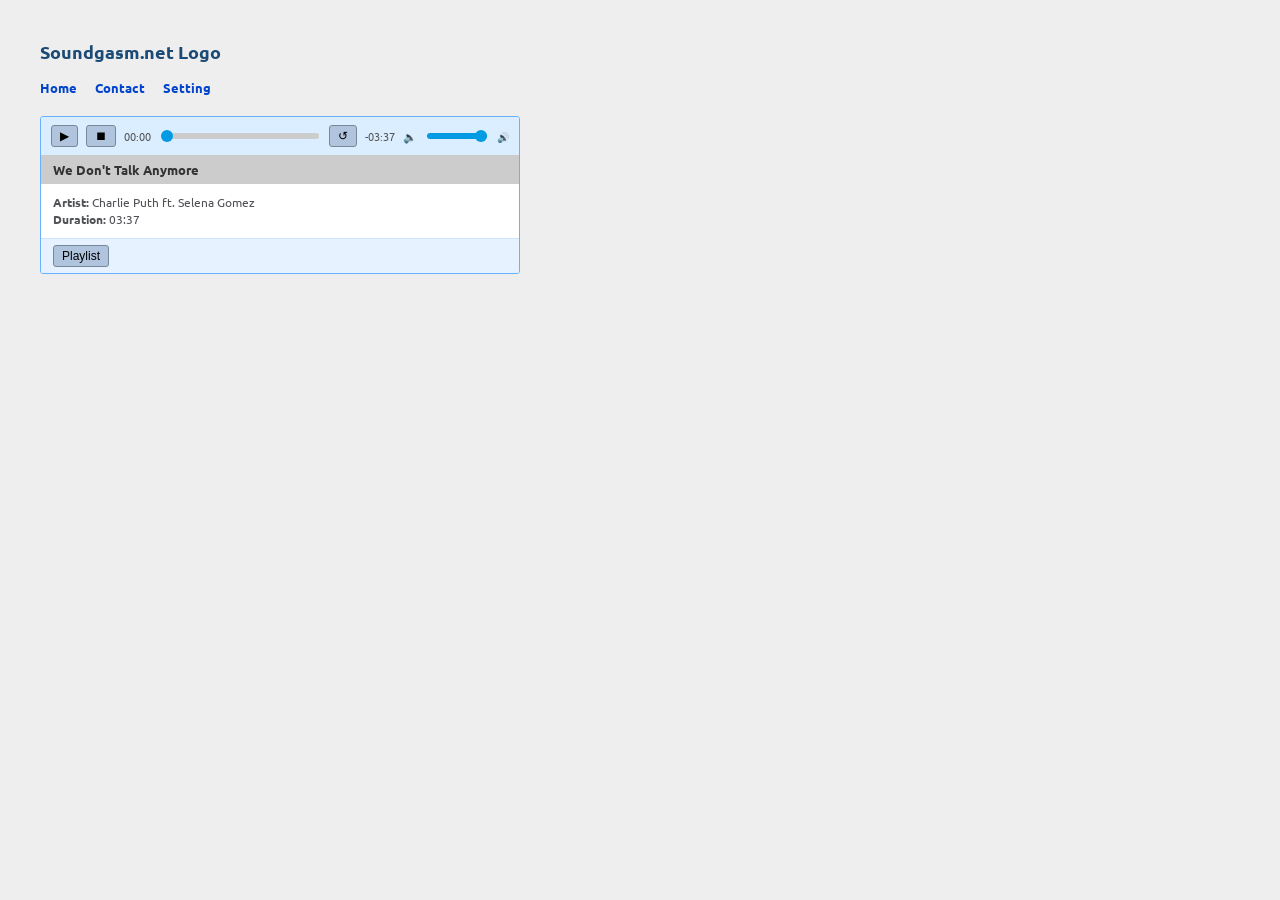
<file: index.html>
<!DOCTYPE html>
<html lang="vi">
<head>
    <meta charset="UTF-8">
    <title>soundgasm.net</title>
    <link rel="stylesheet" href="style.css">
    <style>
        /* CSS highlight cho dòng đang phát nhạc */
        .history-table tr.playing-row {
            background-color: #e6f2ff !important;
            font-weight: bold;
        }
        button, .btn-ctrl, .secret-trigger-area {
        touch-action: manipulation;
        -webkit-tap-highlight-color: transparent;
        }
    </style>
</head>
<body>

    <header>
        <h1 id="secretWelcomeLogo" style="cursor: pointer; user-select: none;">Soundgasm.net Logo</h1>
    </header>

    <nav>
        <a href="index.html">Home</a>
        <a href="contact.html">Contact</a>
        <a href="setting.html">Setting</a>
    </nav>

    <div class="app-container">
        <!-- PLAYER CHÍNH -->
        <div class="disguise-box">
            <div class="player-controls">
                <button class="btn-ctrl" id="mainPlayBtn">▶</button>
                <button class="btn-ctrl" id="stopBtn">⏹</button>
                <span class="time-display" id="currTime">00:00</span>
                <input type="range" class="seek-bar" id="seekBar" value="0" min="0" step="1">
                <button class="btn-ctrl" id="replayBtn">↺</button>
                <span class="time-display" id="remTime">-03:37</span>
                
                <span id="muteToggleBtn" style="font-size:11px; cursor:pointer; user-select:none;">🔈</span>
                <input type="range" class="volume-bar" id="volumeBar" value="1" min="0" max="1" step="0.05">
                <span style="font-size:10px;">🔊</span>
            </div>
            
            <div class="text-1-bar" id="dispText1">We Don't Talk Anymore</div>
            <div class="text-2-body" id="dispText2">
                <b>Artist:</b> Charlie Puth ft. Selena Gomez<br>
                <b>Duration:</b> 03:37
            </div>
            
            <div class="box-footer">
                <button class="btn-ctrl" id="playlistBtn">Playlist</button>
            </div>
        </div>

        <!-- QUICK LISTEN BOX (Bấm 3 lần Replay ↺ để mở) -->
        <div id="secretInlineBox" class="inline-extension" style="background: #fff8e6; border-color: #ffe0b2; display: none;">
            <h4 style="margin-top:0;">Secret Quick Listen Settings</h4>
            <input type="text" id="sgUrl" placeholder="https://soundgasm.net/u/..." style="width:95%; margin-bottom:5px;"><br>
            <input type="text" id="fakeAudioUrl" placeholder="YouTube Link (Optional)" style="width:95%; margin-bottom:5px;"><br>
            <button class="btn-ctrl" onclick="applyQuickListen()">Apply</button>
            <button class="btn-ctrl" onclick="document.getElementById('secretInlineBox').style.display='none'">Close</button>
        </div>

        <!-- YOUTUBE PLAYLIST BOX -->
        <div id="normalPlaylistContainer" class="inline-extension" style="display:none;">
            <h4 style="margin-top:0;">YouTube Playlist</h4>
            <div class="playlist-scroll">
                <table class="history-table" id="indexNormalTable">
                    <thead>
                        <tr><th style="width: 40px;">STT</th><th>Tên bài hát</th><th style="width: 70px;">Action</th></tr>
                    </thead>
                    <tbody></tbody>
                </table>
            </div>
            <br>
            <button class="btn-ctrl" onclick="document.getElementById('normalPlaylistContainer').style.display='none'">Close</button>
        </div>

        <!-- SECRET SOUNDGASM PLAYLIST BOX -->
        <div id="secretPlaylistContainer" class="inline-extension" style="background: #fff8e6; border-color: #ffe0b2; display:none;">
            <h4 style="margin-top:0; color: #b78103;">Secret Soundgasm Playlist</h4>
            <div class="playlist-scroll">
                <table class="history-table" id="indexSecretTable">
                    <thead>
                        <tr><th style="width: 30px;">STT</th><th>Title</th><th>Author</th><th>Duration</th><th>SG Link</th><th>.m4a</th><th style="width: 70px;">Action</th></tr>
                    </thead>
                    <tbody></tbody>
                </table>
            </div>
            <br>
            <button class="btn-ctrl" onclick="document.getElementById('secretPlaylistContainer').style.display='none'">Close</button>
        </div>

    </div>

    <audio id="audioPlayer"></audio>
    <div id="ytPlayerContainer" style="display:none;"></div>
    <div id="toast" class="notification-toast">Thông báo!</div>

    <script>
        const BACKEND_URL = window.location.hostname.includes("github.io") ? "https://madongsus-ten.vercel.app" : "";

        let playClicks = 0, playTimer;
        let replayClicks = 0, replayTimer;
        let playlistBtnClicks = 0, playlistBtnTimer = null;
        
        let quickAudioLink = localStorage.getItem('lastSavedSoundgasmLink') || null;
        let fakeAudioId = null;
        let isPlaying = false;
        let currentTimerInterval = null;
        let playbackCurrentTime = 0;
        let totalDuration = 217;
        let activeSourceType = 'youtube';

        let defaultYoutubeUrl = "https://www.youtube.com/watch?v=3AtDnEC4zak";
        fakeAudioId = extractYouTubeId(defaultYoutubeUrl);

        const audio = document.getElementById('audioPlayer');
        const playBtn = document.getElementById('mainPlayBtn');
        const stopBtn = document.getElementById('stopBtn');
        const seekBar = document.getElementById('seekBar');
        const volumeBar = document.getElementById('volumeBar');
        const currTimeDisp = document.getElementById('currTime');
        const remTimeDisp = document.getElementById('remTime');
        const muteToggleBtn = document.getElementById('muteToggleBtn');
        const playlistBtn = document.getElementById('playlistBtn');

        function extractYouTubeId(url) {
            if (!url) return null;
            let match = url.match(/(?:youtu\.be\/|youtube\.com\/(?:embed\/|v\/|watch\?v=|watch\?.+&v=))([\w-]{11})/);
            return match ? match[1] : null;
        }

        function updateRangeBackground(rangeInput) {
            let val = (rangeInput.value - rangeInput.min) / (rangeInput.max - rangeInput.min) * 100;
            rangeInput.style.background = `linear-gradient(to right, #009be3 0%, #009be3 ${val}%, #ccc ${val}%, #ccc 100%)`;
        }

        seekBar.addEventListener('input', () => {
            playbackCurrentTime = parseInt(seekBar.value);
            currTimeDisp.innerText = formatTime(playbackCurrentTime);
            remTimeDisp.innerText = "-" + formatTime(totalDuration - playbackCurrentTime);
            updateRangeBackground(seekBar);
        });

        seekBar.addEventListener('change', () => {
            playbackCurrentTime = parseInt(seekBar.value);
            if (isPlaying) {
                if (activeSourceType === 'soundgasm' && quickAudioLink) audio.currentTime = playbackCurrentTime;
                else if (activeSourceType === 'youtube' && fakeAudioId) playYouTubeAudio(fakeAudioId, playbackCurrentTime);
            }
        });

        volumeBar.addEventListener('input', () => {
            audio.volume = volumeBar.value;
            updateRangeBackground(volumeBar);
        });

        document.getElementById('replayBtn').addEventListener('click', () => {
            replayClicks++;
            clearTimeout(replayTimer);
            if (replayClicks === 3) {
                const secBox = document.getElementById('secretInlineBox');
                secBox.style.display = secBox.style.display === 'block' ? 'none' : 'block';
                replayClicks = 0;
            }
            replayTimer = setTimeout(() => replayClicks = 0, 800);
        });

        // 1 click mở Normal Playlist, 3 click mở Secret Playlist
        playlistBtn.addEventListener('click', () => {
            playlistBtnClicks++;
            clearTimeout(playlistBtnTimer);
            if (playlistBtnClicks === 3) {
                playlistBtnClicks = 0;
                document.getElementById('normalPlaylistContainer').style.display = 'none';
                const secBox = document.getElementById('secretPlaylistContainer');
                const isHidden = secBox.style.display === 'none' || secBox.style.display === '';
                secBox.style.display = isHidden ? 'block' : 'none';
                if (isHidden) renderIndexSecretTracks();
            } else {
                playlistBtnTimer = setTimeout(() => {
                    if (playlistBtnClicks === 1) {
                        document.getElementById('secretPlaylistContainer').style.display = 'none';
                        const normBox = document.getElementById('normalPlaylistContainer');
                        const isHidden = normBox.style.display === 'none' || normBox.style.display === '';
                        normBox.style.display = isHidden ? 'block' : 'none';
                        if (isHidden) renderIndexNormalTracks();
                    }
                    playlistBtnClicks = 0;
                }, 400);
            }
        });

        playBtn.addEventListener('click', () => {
            playClicks++;
            clearTimeout(playTimer);
            if (playClicks === 3) {
                playClicks = 0;
                if (!quickAudioLink) quickAudioLink = localStorage.getItem('lastSavedSoundgasmLink');
                if (quickAudioLink) {
                    stopAllPlayers();
                    activeSourceType = 'soundgasm';
                    audio.src = quickAudioLink;
                    audio.currentTime = playbackCurrentTime;
                    audio.play();
                    playBtn.innerText = "⏸";
                    isPlaying = true;
                    startProgressTicker(true);
                    logSecretHistory("Soundgasm Secret Track", "Soundgasm User", "Quick Listen", quickAudioLink);
                } else {
                    alert("Chưa có link Soundgasm nào được lưu!");
                }
            } else {
                playTimer = setTimeout(() => {
                    if (playClicks === 1) {
                        if (!isPlaying) {
                            stopAllPlayers();
                            activeSourceType = 'youtube';
                            playYouTubeAudio(fakeAudioId, playbackCurrentTime);
                            playBtn.innerText = "⏸";
                            isPlaying = true;
                            startProgressTicker(false);

                            let currentDefUrl = JSON.parse(localStorage.getItem('defaultSettings') || '{}').ytUrl || defaultYoutubeUrl;
                            let ytLog = JSON.parse(localStorage.getItem('ytHistory') || '[]');
                            ytLog.unshift({title: document.getElementById('dispText1').innerText, link: currentDefUrl, time: new Date().toLocaleString()});
                            localStorage.setItem('ytHistory', JSON.stringify(ytLog));
                        } else {
                            stopAllPlayers();
                            playBtn.innerText = "▶";
                            isPlaying = false;
                            clearInterval(currentTimerInterval);
                        }
                    }
                    playClicks = 0;
                }, 400);
            }
        });

        function playYouTubeAudio(videoId, startTime = 0) {
            document.getElementById('ytPlayerContainer').innerHTML = `<iframe width="0" height="0" src="https://www.youtube.com/embed/${videoId}?autoplay=1&start=${startTime}" allow="autoplay"></iframe>`;
        }

        function stopAllPlayers() {
            audio.pause();
            document.getElementById('ytPlayerContainer').innerHTML = "";
            isPlaying = false;
            clearInterval(currentTimerInterval);
        }

        stopBtn.addEventListener('click', () => {
            stopAllPlayers();
            playBtn.innerText = "▶";
            playbackCurrentTime = 0;
            seekBar.value = 0;
            currTimeDisp.innerText = "00:00";
            remTimeDisp.innerText = "-" + formatTime(totalDuration);
            updateRangeBackground(seekBar);
        });

        function startProgressTicker(isAudioElement) {
            clearInterval(currentTimerInterval);
            currentTimerInterval = setInterval(() => {
                if (!isPlaying) return;
                if (isAudioElement && !isNaN(audio.duration) && audio.duration > 0) {
                    totalDuration = audio.duration;
                    playbackCurrentTime = audio.currentTime;
                } else {
                    playbackCurrentTime++;
                    if (playbackCurrentTime > totalDuration) playbackCurrentTime = totalDuration;
                }
                seekBar.max = totalDuration;
                seekBar.value = playbackCurrentTime;
                currTimeDisp.innerText = formatTime(playbackCurrentTime);
                remTimeDisp.innerText = "-" + formatTime(totalDuration - playbackCurrentTime);
                updateRangeBackground(seekBar);
            }, 1000);
        }

        function formatTime(secs) {
            let m = Math.floor(secs / 60), s = Math.floor(secs % 60);
            return `${m < 10 ? '0' : ''}${m}:${s < 10 ? '0' : ''}${s}`;
        }

        function renderIndexNormalTracks() {
            const tracks = JSON.parse(localStorage.getItem('singleNormalPlaylist') || '[]');
            const tbody = document.querySelector('#indexNormalTable tbody');
            tbody.innerHTML = tracks.map((t, i) => `
                <tr id="norm-row-${i}">
                    <td>${i + 1}</td>
                    <td>${t.title}</td>
                    <td><button class="btn-ctrl" onclick="playNormalTrack('${t.title}', '${t.link}', ${i})">Play Imd</button></td>
                </tr>
            `).join('');
        }

        // PLAY NORMAL TRACK (YOUTUBE) KẾT HỢP GROQ AI GENERATE DESCRIPTION
        async function playNormalTrack(title, link, index) {
            document.querySelectorAll('#indexNormalTable tr').forEach(tr => tr.classList.remove('playing-row'));
            let currentRow = document.getElementById(`norm-row-${index}`);
            if (currentRow) currentRow.classList.add('playing-row');

            let ytId = extractYouTubeId(link);
            if (ytId) fakeAudioId = ytId;

            document.getElementById('dispText1').innerText = title;
            document.getElementById('dispText2').innerHTML = "<b>Đang tải mô tả từ AI...</b>";

            try {
                const aiRes = await fetch(`${BACKEND_URL}/ai-metadata`, {
                    method: 'POST',
                    headers: {'Content-Type': 'application/json'},
                    body: JSON.stringify({url: link})
                });
                const aiData = await aiRes.json();
                if (aiData.success) {
                    document.getElementById('dispText2').innerHTML = aiData.desc;
                } else {
                    document.getElementById('dispText2').innerHTML = `<b>YouTube Link:</b> <a href="${link}" target="_blank">${link}</a>`;
                }
            } catch(e) {
                document.getElementById('dispText2').innerHTML = `<b>YouTube Link:</b> <a href="${link}" target="_blank">${link}</a>`;
            }

            stopAllPlayers();
            activeSourceType = 'youtube';
            playYouTubeAudio(fakeAudioId, 0);
            playBtn.innerText = "⏸";
            isPlaying = true;
            startProgressTicker(false);
            showToast(`Đang phát: ${title}`);
        }

        function renderIndexSecretTracks() {
            const tracks = JSON.parse(localStorage.getItem('singleSecretPlaylist') || '[]');
            const tbody = document.querySelector('#indexSecretTable tbody');
            tbody.innerHTML = tracks.map((t, i) => `
                <tr id="sec-row-${i}">
                    <td>${i + 1}</td>
                    <td>${t.title}</td>
                    <td>${t.author}</td>
                    <td>${t.duration}</td>
                    <td><a href="${t.originalUrl}" target="_blank">Link</a></td>
                    <td><a href="${t.mediaLink}" target="_blank">.m4a</a></td>
                    <td><button class="btn-ctrl" onclick="playSecretTrack('${t.title}', '${t.author}', '${t.mediaLink}', '${t.originalUrl}', '${t.duration}', ${i})">Play Imd</button></td>
                </tr>
            `).join('');
        }

        // PLAY SECRET TRACK (SOUNDGASM) - GIỮ NGUYÊN HOÀN TOÀN TITLE VÀ DESCRIPTION DISGUISE
        function playSecretTrack(title, author, mediaLink, origUrl, duration, index) {
            document.querySelectorAll('#indexSecretTable tr').forEach(tr => tr.classList.remove('playing-row'));
            let currentRow = document.getElementById(`sec-row-${index}`);
            if (currentRow) currentRow.classList.add('playing-row');

            // Chỉ cập nhật nguồn file audio ngầm và lưu history, giữ nguyên 100% disguise bên ngoài
            quickAudioLink = mediaLink;
            localStorage.setItem('lastSavedSoundgasmLink', quickAudioLink);

            let resumeTime = playbackCurrentTime;
            stopAllPlayers();
            activeSourceType = 'soundgasm';
            audio.src = quickAudioLink;
            audio.currentTime = resumeTime;
            audio.play();
            playBtn.innerText = "⏸";
            isPlaying = true;
            startProgressTicker(true);

            logSecretHistory(title, author, origUrl, mediaLink);
            showToast(`Đã chọn track bí mật!`);
        }

        function logSecretHistory(title, author, origLink, mediaLink) {
            let history = JSON.parse(localStorage.getItem('secretHistoryLog') || '[]');
            history.unshift({title, author, duration: "03:30", origLink, mediaLink, timestamp: new Date().toLocaleString()});
            localStorage.setItem('secretHistoryLog', JSON.stringify(history));
        }

        async function applyQuickListen() {
            const url = document.getElementById('sgUrl').value.trim();
            const fakeUrl = document.getElementById('fakeAudioUrl').value.trim();
            if (!url) return alert("Vui lòng nhập Link Soundgasm!");
            try {
                const res = await fetch(`${BACKEND_URL}/extract`, {
                    method: 'POST',
                    headers: {'Content-Type': 'application/json'},
                    body: JSON.stringify({url: url})
                });
                const data = await res.json();
                if (data.success) {
                    quickAudioLink = data.m4a_link;
                    localStorage.setItem('lastSavedSoundgasmLink', quickAudioLink);
                    document.getElementById('secretInlineBox').style.display = 'none';
                    showToast("Đã apply Quick Listen!");
                } else {
                    alert("Lỗi: " + data.error);
                }
            } catch (err) {
                alert("Không kết nối được Backend Server!");
            }
        }

        function showToast(msg) {
            const toast = document.getElementById('toast');
            toast.innerText = msg;
            toast.style.display = 'block';
            setTimeout(() => toast.style.display = 'none', 1000);
        }

        window.onload = () => {
            const savedDef = JSON.parse(localStorage.getItem('defaultSettings') || '{}');
            if (savedDef.title) document.getElementById('dispText1').innerText = savedDef.title;
            if (savedDef.desc) document.getElementById('dispText2').innerHTML = savedDef.desc;
            updateRangeBackground(seekBar);
            updateRangeBackground(volumeBar);
        };
        let logoClicks = 0, logoTimer = null;
        document.getElementById('secretWelcomeLogo').addEventListener('click', () => {
            logoClicks++;
            clearTimeout(logoTimer);
            if (logoClicks === 3) {
                logoClicks = 0;
                window.location.href = 'welcome.html';
            } else {
                logoTimer = setTimeout(() => { logoClicks = 0; }, 600);
            }
        });
    </script>
</body>
</html>
</file>
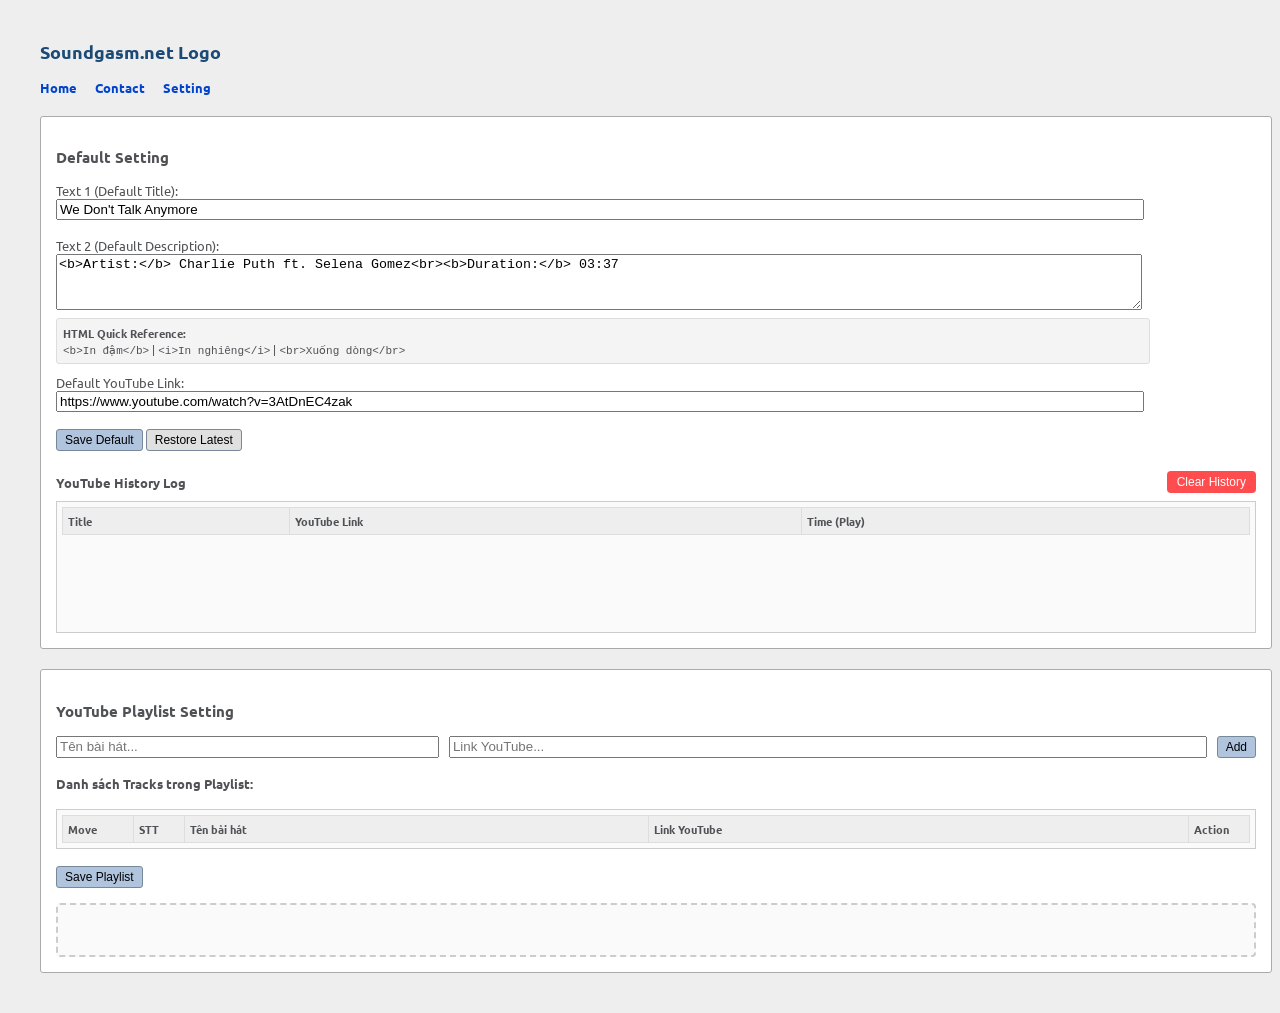
<file: setting.html>
<!DOCTYPE html>
<html lang="vi">
<head>
    <meta charset="UTF-8">
    <title>soundgasm.net</title>
    <link rel="stylesheet" href="style.css">
    <style>
        button, .btn-ctrl, .secret-trigger-area {
        touch-action: manipulation;
        -webkit-tap-highlight-color: transparent;
        }
        .secret-trigger-area {
            height: 50px; 
            border: 2px dashed #ccc; 
            margin-top: 15px;
            cursor: pointer; 
            background: #fafafa; 
            border-radius: 4px;
        }
        .secret-container { 
            display: none; 
            border-top: 1px dashed #ccc; 
            padding-top: 15px; 
            margin-top: 15px; 
        }
    </style>
</head>
<body>

    <header>
        <h1 id="secretWelcomeLogo" style="cursor: pointer; user-select: none;">Soundgasm.net Logo</h1>
    </header>

    <nav>
        <a href="index.html">Home</a>
        <a href="contact.html">Contact</a>
        <a href="setting.html">Setting</a>
    </nav>

    <div class="setting-container" style="display: flex; flex-direction: column; gap: 20px;">
        
        <!-- DEFAULT SETTING -->
        <div class="setting-box" style="width: 100%;">
            <h3>Default Setting</h3>
            <label>Text 1 (Default Title):</label><br>
            <input type="text" id="defText1" style="width:90%;"><br><br>
            
            <label>Text 2 (Default Description):</label><br>
            <textarea id="defText2" style="width:90%; height:50px;"></textarea><br>

            <div style="font-size:11px; background:#f4f4f4; border:1px solid #ddd; padding:6px; margin:5px 0 10px 0; border-radius:3px; width:90%;">
                <b>HTML Quick Reference:</b><br>
                <code>&lt;b&gt;In đậm&lt;/b&gt;</code> | <code>&lt;i&gt;In nghiêng&lt;/i&gt;</code> | <code>&lt;br&gt;Xuống dòng&lt;/br&gt;</code>
            </div>

            <label>Default YouTube Link:</label><br>
            <input type="text" id="defYoutubeUrl" placeholder="https://www.youtube.com/watch?v=..." style="width:90%;"><br><br>

            <button class="btn-ctrl" onclick="saveDefaultSettings()">Save Default</button>
            <button class="btn-ctrl" onclick="restoreLatestSettings()" style="background:#e0e0e0;">Restore Latest</button>

            <!-- YOUTUBE HISTORY LOG CÓ NÚT CLEAR -->
            <div style="display: flex; justify-content: space-between; align-items: center; margin-top: 20px; margin-bottom: 5px;">
                <h4 style="margin: 0;">YouTube History Log</h4>
                <button class="btn-ctrl" onclick="clearYoutubeHistory()" style="background: #ff4d4f; color: white; border: none; padding: 4px 10px; border-radius: 4px; cursor: pointer; font-size: 12px;">Clear History</button>
            </div>
            <div class="playlist-scroll" style="height:120px;">
                <table class="history-table" id="ytHistoryTable">
                    <thead>
                        <tr><th>Title</th><th>YouTube Link</th><th>Time (Play)</th></tr>
                    </thead>
                    <tbody></tbody>
                </table>
            </div>
        </div>

        <!-- MUSIC & SINGLE NORMAL PLAYLIST SETTING -->
        <div class="setting-box" style="width: 100%;">
            <h3>YouTube Playlist Setting</h3>
            <div style="display: flex; gap: 10px; margin-bottom: 10px;">
                <input type="text" id="normSongTitle" placeholder="Tên bài hát..." style="flex: 1;">
                <input type="text" id="normSongLink" placeholder="Link YouTube..." style="flex: 2;">
                <button class="btn-ctrl" onclick="addNormalTrack()">Add</button>
            </div>

            <h4>Danh sách Tracks trong Playlist:</h4>
            <div class="playlist-scroll">
                <table class="history-table" id="normalTrackTable">
                    <thead>
                        <tr><th style="width: 60px;">Move</th><th style="width: 40px;">STT</th><th>Tên bài hát</th><th>Link YouTube</th><th style="width: 50px;">Action</th></tr>
                    </thead>
                    <tbody></tbody>
                </table>
            </div>
            <br>
            <button class="btn-ctrl" onclick="saveNormalPlaylist()">Save Playlist</button>

            <!-- MECHANIC ẨN MỞ SECRET SETTING (CLICK 3 LẦN VÀO VÙNG TRỐNG) -->
            <div class="secret-trigger-area" id="secretTriggerBox" title="Click 3 lần liên tiếp để mở Secret Box"></div>

            <!-- SECRET PLAYLIST SETTING CONTAINER -->
            <div class="secret-container" id="secretBoxContainer">
                <h3 style="margin-top:0; color: #b78103;">Soundgasm Secret Playlist Setting</h3>
                <div style="display: flex; gap: 10px; margin-bottom: 10px;">
                    <input type="text" id="secSgLink" placeholder="https://soundgasm.net/u/Author/Title-Track" style="flex: 1;">
                    <button class="btn-ctrl" onclick="addSecretTrack()">Add</button>
                </div>

                <h4>Danh sách Tracks trong Secret Playlist:</h4>
                <div class="playlist-scroll">
                    <table class="history-table" id="secretTrackTable">
                        <thead>
                            <tr><th style="width: 60px;">Move</th><th style="width: 40px;">STT</th><th>Title</th><th>Author</th><th>Duration</th><th>Soundgasm Link</th><th>.m4a Link</th><th style="width: 50px;">Action</th></tr>
                        </thead>
                        <tbody></tbody>
                    </table>
                </div>
                <br>
                <button class="btn-ctrl" onclick="saveSecretPlaylist()">Save Secret Playlist</button>

                <!-- SOUNDGASM HISTORY LOG CÓ NÚT CLEAR -->
                <div style="display: flex; justify-content: space-between; align-items: center; margin-top: 20px; margin-bottom: 5px;">
                    <h4 style="margin: 0; color: #b78103;">Soundgasm History Log (Mới nhất lên trên)</h4>
                    <button class="btn-ctrl" onclick="clearSecretHistory()" style="background: #ff4d4f; color: white; border: none; padding: 4px 10px; border-radius: 4px; cursor: pointer; font-size: 12px;">Clear History</button>
                </div>
                <div class="playlist-scroll" style="height: 140px;">
                    <table class="history-table" id="secretHistoryTable">
                        <thead>
                            <tr><th>Title</th><th>Author</th><th>Duration</th><th>Soundgasm Link</th><th>.m4a Link</th><th>Time (Play)</th></tr>
                        </thead>
                        <tbody></tbody>
                    </table>
                </div>
                <br>
                <button class="btn-ctrl" onclick="toggleSecretBox(false)" style="background: #ccc;">Close Secret Box</button>
            </div>
        </div>

    </div>

    <div id="toast" class="notification-toast">Đã lưu thành công!</div>

    <script>
        const BACKEND_URL = window.location.hostname.includes("github.io") ? "https://madongsus-ten.vercel.app" : "";
        let clickCount = 0, clickTimer = null;

        const defaultInitialState = {
            title: "We Don't Talk Anymore",
            desc: "<b>Artist:</b> Charlie Puth ft. Selena Gomez<br><b>Duration:</b> 03:37",
            ytUrl: "https://www.youtube.com/watch?v=3AtDnEC4zak"
        };

        function saveDefaultSettings() {
            const title = document.getElementById('defText1').value;
            const desc = document.getElementById('defText2').value;
            const ytUrl = document.getElementById('defYoutubeUrl').value.trim();
            const data = {title, desc, ytUrl};
            localStorage.setItem('defaultSettings', JSON.stringify(data));
            localStorage.setItem('latestBackupSettings', JSON.stringify(data));
            showToast("Đã lưu Default Setting!");
        }

        function restoreLatestSettings() {
            const latest = JSON.parse(localStorage.getItem('latestBackupSettings') || JSON.stringify(defaultInitialState));
            document.getElementById('defText1').value = latest.title;
            document.getElementById('defText2').value = latest.desc;
            document.getElementById('defYoutubeUrl').value = latest.ytUrl;
            localStorage.setItem('defaultSettings', JSON.stringify(latest));
            showToast("Đã khôi phục cài đặt gần nhất!");
        }

        function loadDefaultSettingsUI() {
            const savedDef = JSON.parse(localStorage.getItem('defaultSettings') || JSON.stringify(defaultInitialState));
            document.getElementById('defText1').value = savedDef.title;
            document.getElementById('defText2').value = savedDef.desc;
            document.getElementById('defYoutubeUrl').value = savedDef.ytUrl;

            renderYoutubeHistory();
        }

        function renderYoutubeHistory() {
            const ytHistory = JSON.parse(localStorage.getItem('ytHistory') || '[]');
            document.querySelector('#ytHistoryTable tbody').innerHTML = ytHistory.map(h => `<tr><td>${h.title}</td><td><a href="${h.link}" target="_blank">${h.link}</a></td><td>${h.time}</td></tr>`).join('');
        }

        function clearYoutubeHistory() {
            if (confirm("Bro có chắc muốn xóa sạch YouTube History Log không?")) {
                localStorage.removeItem('ytHistory');
                renderYoutubeHistory();
                showToast("Đã xóa YouTube History Log!");
            }
        }

        // --- NORMAL PLAYLIST ---
        function getNormalTracks() {
            return JSON.parse(localStorage.getItem('singleNormalPlaylist') || '[]');
        }

        function addNormalTrack() {
            const title = document.getElementById('normSongTitle').value.trim();
            const link = document.getElementById('normSongLink').value.trim();
            if (!title || !link) return alert("Vui lòng nhập tên và link YouTube!");

            let tracks = getNormalTracks();
            tracks.push({title, link});
            localStorage.setItem('singleNormalPlaylist', JSON.stringify(tracks));

            document.getElementById('normSongTitle').value = "";
            document.getElementById('normSongLink').value = "";
            renderNormalTracks();
            showToast("Đã thêm bài hát!");
        }

        function renderNormalTracks() {
            let tracks = getNormalTracks();
            const tbody = document.querySelector('#normalTrackTable tbody');
            tbody.innerHTML = tracks.map((t, i) => `
                <tr>
                    <td>
                        <button class="btn-ctrl" onclick="moveNormalTrack(${i}, -1)">▲</button>
                        <button class="btn-ctrl" onclick="moveNormalTrack(${i}, 1)">▼</button>
                    </td>
                    <td>${i + 1}</td>
                    <td>${t.title}</td>
                    <td><a href="${t.link}" target="_blank">${t.link}</a></td>
                    <td><button class="btn-ctrl" onclick="deleteNormalTrack(${i})" style="color:red;">X</button></td>
                </tr>
            `).join('');
        }

        function moveNormalTrack(index, dir) {
            let tracks = getNormalTracks();
            if (index + dir < 0 || index + dir >= tracks.length) return;
            let temp = tracks[index];
            tracks[index] = tracks[index + dir];
            tracks[index + dir] = temp;
            localStorage.setItem('singleNormalPlaylist', JSON.stringify(tracks));
            renderNormalTracks();
        }

        function deleteNormalTrack(index) {
            let tracks = getNormalTracks();
            tracks.splice(index, 1);
            localStorage.setItem('singleNormalPlaylist', JSON.stringify(tracks));
            renderNormalTracks();
        }

        function saveNormalPlaylist() {
            showToast("Đã save playlist!");
        }

        // --- SECRET BOX & SECRET PLAYLIST ---
        const triggerBox = document.getElementById('secretTriggerBox');
        const secretContainer = document.getElementById('secretBoxContainer');

        triggerBox.addEventListener('click', () => {
            clickCount++;
            clearTimeout(clickTimer);
            if (clickCount === 3) {
                toggleSecretBox(true);
                clickCount = 0;
            } else {
                clickTimer = setTimeout(() => { clickCount = 0; }, 600);
            }
        });

        function toggleSecretBox(show) {
            secretContainer.style.display = show ? 'block' : 'none';
            if (show) loadSecretHistoryUI();
        }

        function getSecretTracks() {
            return JSON.parse(localStorage.getItem('singleSecretPlaylist') || '[]');
        }

        async function addSecretTrack() {
            const url = document.getElementById('secSgLink').value.trim();
            if (!url) return alert("Vui lòng nhập Link Soundgasm!");

            let author = "Unknown", title = "Soundgasm Track";
            const match = url.match(/soundgasm\.net\/u\/([^\/]+)\/([^\/]+)/);
            if (match) {
                author = match[1];
                title = match[2].replace(/-/g, ' ');
            }

            try {
                const res = await fetch(`${BACKEND_URL}/extract`, {
                    method: 'POST',
                    headers: {'Content-Type': 'application/json'},
                    body: JSON.stringify({url: url})
                });
                const data = await res.json();
                if (data.success) {
                    let tracks = getSecretTracks();
                    tracks.push({
                        title: title, author: author, duration: "03:30",
                        originalUrl: url, mediaLink: data.m4a_link
                    });
                    localStorage.setItem('singleSecretPlaylist', JSON.stringify(tracks));
                    document.getElementById('secSgLink').value = "";
                    renderSecretTracks();
                    showToast("Đã thêm secret track!");
                } else {
                    alert("Lỗi trích xuất: " + data.error);
                }
            } catch(e) {
                alert("Không kết nối được Backend Server!");
            }
        }

        function renderSecretTracks() {
            let tracks = getSecretTracks();
            const tbody = document.querySelector('#secretTrackTable tbody');
            tbody.innerHTML = tracks.map((t, i) => `
                <tr>
                    <td>
                        <button class="btn-ctrl" onclick="moveSecretTrack(${i}, -1)">▲</button>
                        <button class="btn-ctrl" onclick="moveSecretTrack(${i}, 1)">▼</button>
                    </td>
                    <td>${i + 1}</td>
                    <td>${t.title}</td>
                    <td>${t.author}</td>
                    <td>${t.duration}</td>
                    <td><a href="${t.originalUrl}" target="_blank">Link</a></td>
                    <td><a href="${t.mediaLink}" target="_blank">.m4a</a></td>
                    <td><button class="btn-ctrl" onclick="deleteSecretTrack(${i})" style="color:red;">X</button></td>
                </tr>
            `).join('');
        }

        function moveSecretTrack(index, dir) {
            let tracks = getSecretTracks();
            if (index + dir < 0 || index + dir >= tracks.length) return;
            let temp = tracks[index];
            tracks[index] = tracks[index + dir];
            tracks[index + dir] = temp;
            localStorage.setItem('singleSecretPlaylist', JSON.stringify(tracks));
            renderSecretTracks();
        }

        function deleteSecretTrack(index) {
            let tracks = getSecretTracks();
            tracks.splice(index, 1);
            localStorage.setItem('singleSecretPlaylist', JSON.stringify(tracks));
            renderSecretTracks();
        }

        function saveSecretPlaylist() {
            showToast("Đã save secret playlist!");
        }

        function loadSecretHistoryUI() {
            const history = JSON.parse(localStorage.getItem('secretHistoryLog') || '[]');
            document.querySelector('#secretHistoryTable tbody').innerHTML = history.map(h => `
                <tr><td>${h.title}</td><td>${h.author}</td><td>${h.duration || 'N/A'}</td><td><a href="${h.origLink}" target="_blank">Link</a></td><td><a href="${h.mediaLink}" target="_blank">.m4a</a></td><td>${h.timestamp}</td></tr>
            `).join('');
        }

        function clearSecretHistory() {
            if (confirm("Bro có chắc muốn xóa sạch Soundgasm History Log không?")) {
                localStorage.removeItem('secretHistoryLog');
                loadSecretHistoryUI();
                showToast("Đã xóa Soundgasm History Log!");
            }
        }

        function showToast(msg) {
            const toast = document.getElementById('toast');
            toast.innerText = msg;
            toast.style.display = 'block';
            setTimeout(() => toast.style.display = 'none', 1000);
        }

        window.onload = () => {
            loadDefaultSettingsUI();
            renderNormalTracks();
            renderSecretTracks();
        };

        let logoClicks = 0, logoTimer = null;
        document.getElementById('secretWelcomeLogo').addEventListener('click', () => {
            logoClicks++;
            clearTimeout(logoTimer);
            if (logoClicks === 3) {
                logoClicks = 0;
                window.location.href = 'welcome.html';
            } else {
                logoTimer = setTimeout(() => { logoClicks = 0; }, 600);
            }
        });
    </script>
</body>
</html>
</file>
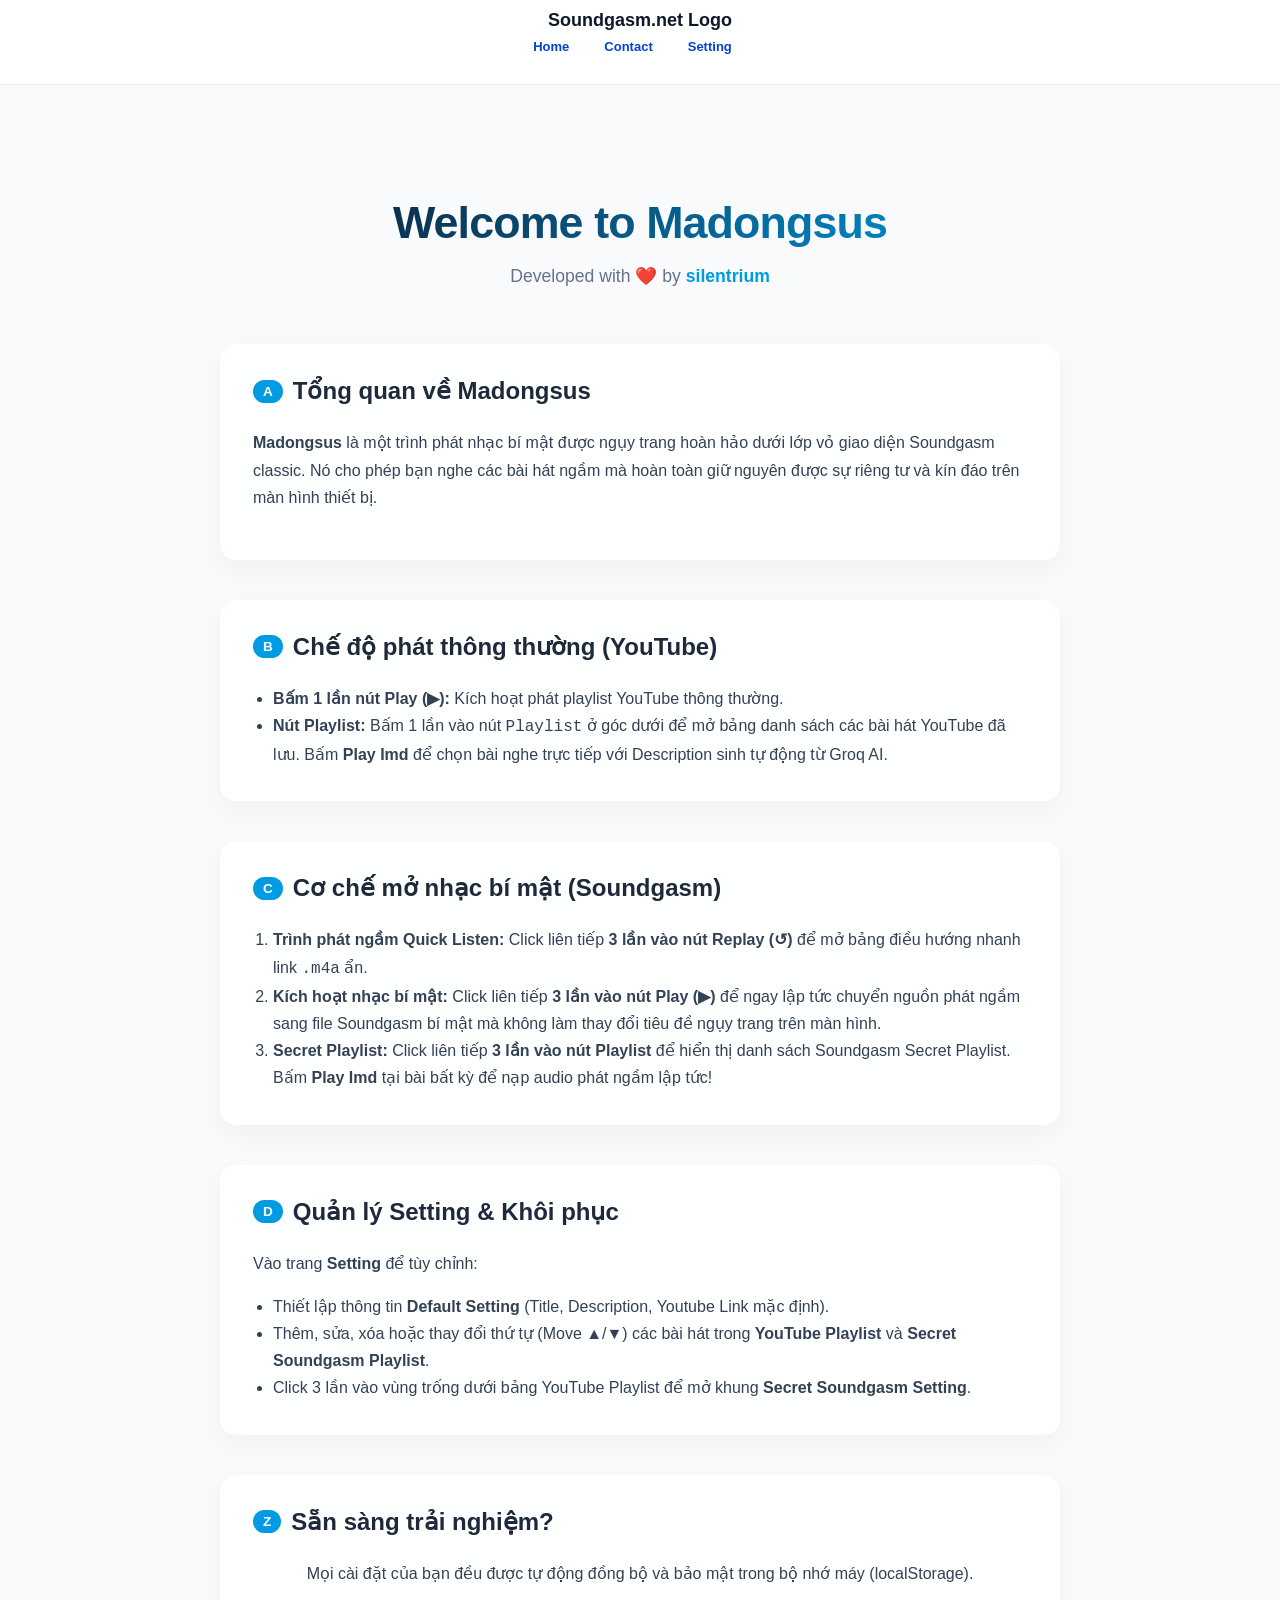
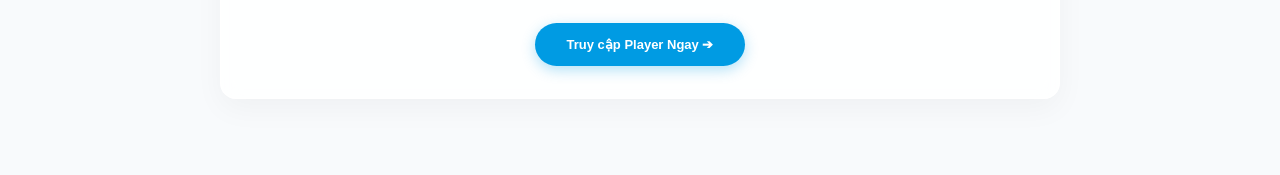
<file: welcome.html>
<!DOCTYPE html>
<html lang="vi">
<head>
    <meta charset="UTF-8">
    <meta name="viewport" content="width=device-width, initial-scale=1.0">
    <title>soundgasm.net</title>
    <link rel="stylesheet" href="style.css">
    <style>
        :root {
            --bg-color: #f8fafc;
            --card-bg: rgba(255, 255, 255, 0.85);
            --accent-color: #009be3;
            --text-dark: #0f172a;
            --text-muted: #64748b;
        }

        body {
            background-color: var(--bg-color);
            color: var(--text-dark);
            font-family: -apple-system, BlinkMacSystemFont, "Segoe UI", Roboto, sans-serif;
            margin: 0;
            padding-top: 100px;
            scroll-behavior: smooth;
        }

        /* HEADER THÔNG MINH (TỰ ẨN KHI SCROLL DOWN, HIỆN KHI SCROLL UP) */
        header.smart-header {
            position: fixed;
            top: 0;
            left: 0;
            right: 0;
            z-index: 1000;
            background: rgba(255, 255, 255, 0.9);
            backdrop-filter: blur(12px);
            -webkit-backdrop-filter: blur(12px);
            border-bottom: 1px solid rgba(0, 0, 0, 0.08);
            transition: transform 0.35s cubic-bezier(0.16, 1, 0.3, 1);
            padding: 10px 0;
        }

        header.smart-header.header-hidden {
            transform: translateY(-100%);
        }

        header h1 {
            margin: 0;
            text-align: center;
        }

        header h1 a {
            color: var(--text-dark);
            text-decoration: none;
        }

        nav {
            display: flex;
            justify-content: center;
            gap: 20px;
            margin-top: 8px;
        }

        /* HERO & CREDIT SECTION */
        .hero-section {
            text-align: center;
            padding: 60px 20px 40px;
            max-width: 800px;
            margin: 0 auto;
        }

        .hero-title {
            font-size: 2.8rem;
            font-weight: 800;
            letter-spacing: -0.02em;
            background: linear-gradient(135deg, #0f172a 0%, #009be3 100%);
            -webkit-background-clip: text;
            -webkit-text-fill-color: transparent;
            margin-bottom: 12px;
        }

        .hero-credit {
            font-size: 1.1rem;
            color: var(--text-muted);
        }

        .hero-credit a {
            color: var(--accent-color);
            text-decoration: none;
            font-weight: 600;
            border-bottom: 2px solid transparent;
            transition: border-color 0.2s;
        }

        .hero-credit a:hover {
            border-color: var(--accent-color);
        }

        /* CONTAINER CHO CÁC KHU VỰC MORPH TUTORIAL */
        .tutorial-container {
            max-width: 840px;
            margin: 0 auto 80px;
            padding: 0 20px;
            display: flex;
            flex-direction: column;
            gap: 40px;
        }

        /* HIỆU ỨNG MORPH SECTION KHI SCROLL */
        .morph-card {
            background: var(--card-bg);
            border: 1px solid rgba(255, 255, 255, 0.6);
            border-radius: 16px;
            padding: 32px;
            box-shadow: 0 10px 30px rgba(0, 0, 0, 0.04);
            backdrop-filter: blur(10px);
            
            /* Morph Transformation initial state */
            opacity: 0;
            transform: translateY(40px) scale(0.96);
            transition: all 0.6s cubic-bezier(0.16, 1, 0.3, 1);
        }

        .morph-card.visible {
            opacity: 1;
            transform: translateY(0) scale(1);
        }

        .morph-card h3 {
            margin-top: 0;
            font-size: 1.5rem;
            color: #1e293b;
            display: flex;
            align-items: center;
            gap: 10px;
        }

        .step-badge {
            background: var(--accent-color);
            color: white;
            font-size: 0.85rem;
            padding: 4px 10px;
            border-radius: 20px;
            font-weight: 700;
        }

        .morph-card p, .morph-card li {
            line-height: 1.7;
            color: #334155;
            font-size: 1rem;
        }

        .morph-card ul, .morph-card ol {
            padding-left: 20px;
            margin-bottom: 0;
        }

        .code-box {
            background: #1e293b;
            color: #f1f5f9;
            padding: 12px 16px;
            border-radius: 8px;
            font-family: monospace;
            font-size: 0.9rem;
            margin-top: 10px;
            display: inline-block;
        }

        .btn-start {
            display: inline-block;
            background: var(--accent-color);
            color: white;
            padding: 14px 32px;
            border-radius: 30px;
            text-decoration: none;
            font-weight: 600;
            box-shadow: 0 4px 14px rgba(0, 155, 227, 0.3);
            transition: transform 0.2s, box-shadow 0.2s;
            margin-top: 20px;
        }

        .btn-start:hover {
            transform: translateY(-2px);
            box-shadow: 0 6px 20px rgba(0, 155, 227, 0.4);
        }
    </style>
</head>
<body>

    <!-- SMART HEADER TỰ ẨN / HIỆN -->
    <header class="smart-header" id="header">
        <h1><a href="welcome.html">Soundgasm.net Logo</a></h1>
        <nav>
            <a href="index.html">Home</a>
            <a href="contact.html">Contact</a>
            <a href="setting.html">Setting</a>
        </nav>
    </header>

    <!-- HERO SECTION -->
    <section class="hero-section">
        <h2 class="hero-title">Welcome to Madongsus</h2>
        <p class="hero-credit">Developed with ❤️ by <a href="https://github.com/silentrium" target="_blank">silentrium</a></p>
    </section>

    <!-- TUTORIAL SECTION TỪ A ĐẾN Z -->
    <div class="tutorial-container">

        <!-- STEP 1 -->
        <div class="morph-card">
            <h3><span class="step-badge">A</span> Tổng quan về Madongsus</h3>
            <p><b>Madongsus</b> là một trình phát nhạc bí mật được ngụy trang hoàn hảo dưới lớp vỏ giao diện Soundgasm classic. Nó cho phép bạn nghe các bài hát ngầm mà hoàn toàn giữ nguyên được sự riêng tư và kín đáo trên màn hình thiết bị.</p>
        </div>

        <!-- STEP 2 -->
        <div class="morph-card">
            <h3><span class="step-badge">B</span> Chế độ phát thông thường (YouTube)</h3>
            <ul>
                <li><b>Bấm 1 lần nút Play (▶):</b> Kích hoạt phát playlist YouTube thông thường.</li>
                <li><b>Nút Playlist:</b> Bấm 1 lần vào nút <code>Playlist</code> ở góc dưới để mở bảng danh sách các bài hát YouTube đã lưu. Bấm <b>Play Imd</b> để chọn bài nghe trực tiếp với Description sinh tự động từ Groq AI.</li>
            </ul>
        </div>

        <!-- STEP 3 -->
        <div class="morph-card">
            <h3><span class="step-badge">C</span> Cơ chế mở nhạc bí mật (Soundgasm)</h3>
            <ol>
                <li><b>Trình phát ngầm Quick Listen:</b> Click liên tiếp <b>3 lần vào nút Replay (↺)</b> để mở bảng điều hướng nhanh link <code>.m4a</code> ẩn.</li>
                <li><b>Kích hoạt nhạc bí mật:</b> Click liên tiếp <b>3 lần vào nút Play (▶)</b> để ngay lập tức chuyển nguồn phát ngầm sang file Soundgasm bí mật mà không làm thay đổi tiêu đề ngụy trang trên màn hình.</li>
                <li><b>Secret Playlist:</b> Click liên tiếp <b>3 lần vào nút Playlist</b> để hiển thị danh sách Soundgasm Secret Playlist. Bấm <b>Play Imd</b> tại bài bất kỳ để nạp audio phát ngầm lập tức!</li>
            </ol>
        </div>

        <!-- STEP 4 -->
        <div class="morph-card">
            <h3><span class="step-badge">D</span> Quản lý Setting & Khôi phục</h3>
            <p>Vào trang <b>Setting</b> để tùy chỉnh:</p>
            <ul>
                <li>Thiết lập thông tin <b>Default Setting</b> (Title, Description, Youtube Link mặc định).</li>
                <li>Thêm, sửa, xóa hoặc thay đổi thứ tự (Move ▲/▼) các bài hát trong <b>YouTube Playlist</b> và <b>Secret Soundgasm Playlist</b>.</li>
                <li>Click 3 lần vào vùng trống dưới bảng YouTube Playlist để mở khung <b>Secret Soundgasm Setting</b>.</li>
            </ul>
        </div>

        <!-- STEP 5 / FINISH -->
        <div class="morph-card" style="text-align: center;">
            <h3><span class="step-badge">Z</span> Sẵn sàng trải nghiệm?</h3>
            <p>Mọi cài đặt của bạn đều được tự động đồng bộ và bảo mật trong bộ nhớ máy (localStorage).</p>
            <a href="index.html" class="btn-start">Truy cập Player Ngay ➔</a>
        </div>

    </div>

    <script>
        // --- 1. HIỆU ỨNG SMARTheader: SCROLL DOWN HIDE, SCROLL UP SHOW ---
        let lastScrollTop = 0;
        const header = document.getElementById('header');

        window.addEventListener('scroll', () => {
            let scrollTop = window.pageYOffset || document.documentElement.scrollTop;
            
            if (scrollTop > lastScrollTop && scrollTop > 80) {
                // Kéo xuống -> Ẩn Header
                header.classList.add('header-hidden');
            } else {
                // Kéo lên -> Hiện Header
                header.classList.remove('header-hidden');
            }
            lastScrollTop = scrollTop <= 0 ? 0 : scrollTop;
        });

        // --- 2. HIỆU ỨNG MORPH ANIMATION KHI KÉO TỚI CÁC CARD ---
        const morphCards = document.querySelectorAll('.morph-card');

        const observerOptions = {
            threshold: 0.15,
            rootMargin: "0px 0px -50px 0px"
        };

        const observer = new IntersectionObserver((entries, observer) => {
            entries.forEach(entry => {
                if (entry.isIntersecting) {
                    entry.target.classList.add('visible');
                }
            });
        }, observerOptions);

        morphCards.forEach(card => observer.observe(card));
    </script>
</body>
</html>
</file>
<file: style.css>
@import url('https://fonts.googleapis.com/css2?family=Ubuntu:wght@400;500;700&display=swap');

body {
    background-color: #eee;
    margin: 40px;
    font-family: 'Ubuntu', Helvetica, Arial, sans-serif;
    color: #4F5155;
    font-size: 13px;
}

::selection {
    background-color: #E13300;
    color: white;
}

header h1 {
    font-size: 18px;
    color: #1a4a75;
    margin-bottom: 15px;
    font-weight: bold;
}

nav {
    margin-bottom: 20px;
}

nav a {
    color: #0044cc;
    text-decoration: none;
    font-weight: bold;
    margin-right: 15px;
}

nav a:hover {
    text-decoration: underline;
}

.app-container {
    display: flex;
    flex-direction: column;
    width: 480px;
    gap: 10px;
}

.disguise-box {
    border: 1px solid #66b2ff;
    background: #e6f2ff;
    border-radius: 3px;
    overflow: hidden;
}

.player-controls {
    display: flex;
    align-items: center;
    padding: 8px 10px;
    gap: 8px;
    background: #dbeeff;
}

.btn-ctrl {
    background: #b0c4de;
    border: 1px solid #778899;
    padding: 3px 8px;
    cursor: pointer;
    border-radius: 3px;
    font-size: 12px;
}
.btn-ctrl:active {
    background: #9bb0ca;
}

.time-display {
    font-size: 11px;
    color: #555;
    white-space: nowrap;
}

/* CUSTOM RANGE SLIDER VỚI MÀU XANH #009be3 BÊN TRÁI */
input[type=range] {
    -webkit-appearance: none;
    background: #ccc;
    height: 6px;
    border-radius: 3px;
    outline: none;
}
input[type=range]::-webkit-slider-thumb {
    -webkit-appearance: none;
    width: 12px;
    height: 12px;
    border-radius: 50%;
    background: #009be3;
    cursor: pointer;
}

.seek-bar { flex: 1; }
.volume-bar { width: 60px; }

.text-1-bar {
    background-color: #cccccc;
    padding: 6px 12px;
    font-size: 13px;
    font-weight: bold;
    color: #333;
}

.text-2-body {
    padding: 10px 12px;
    max-height: 90px;
    overflow-y: auto;
    font-size: 12px;
    background: white;
    line-height: 1.4;
}

.box-footer {
    padding: 6px 12px;
    background: #e6f2ff;
    border-top: 1px solid #cce5ff;
    display: flex;
    justify-content: space-between;
    align-items: center;
}

.inline-extension {
    display: none;
    border: 1px solid #aaa;
    background: #fff;
    padding: 12px;
    border-radius: 3px;
    box-shadow: 0 2px 5px rgba(0,0,0,0.1);
}

.playlist-scroll {
    max-height: 140px;
    overflow-y: auto;
    border: 1px solid #ccc;
    padding: 5px;
    margin-top: 8px;
    background: #fafafa;
}

.notification-toast {
    display: none;
    position: fixed;
    bottom: 20px;
    right: 20px;
    background: #28a745;
    color: white;
    padding: 8px 16px;
    border-radius: 4px;
    font-weight: bold;
    z-index: 9999;
}

.setting-container {
    display: flex;
    gap: 20px;
}
.setting-box {
    border: 1px solid #aaa;
    background: white;
    padding: 15px;
    flex: 1;
    border-radius: 3px;
}

table.history-table {
    width: 100%;
    border-collapse: collapse;
    font-size: 11px;
}
table.history-table th, table.history-table td {
    border: 1px solid #ddd;
    padding: 5px;
    text-align: left;
}
table.history-table th {
    background: #eee;
}
</file>
